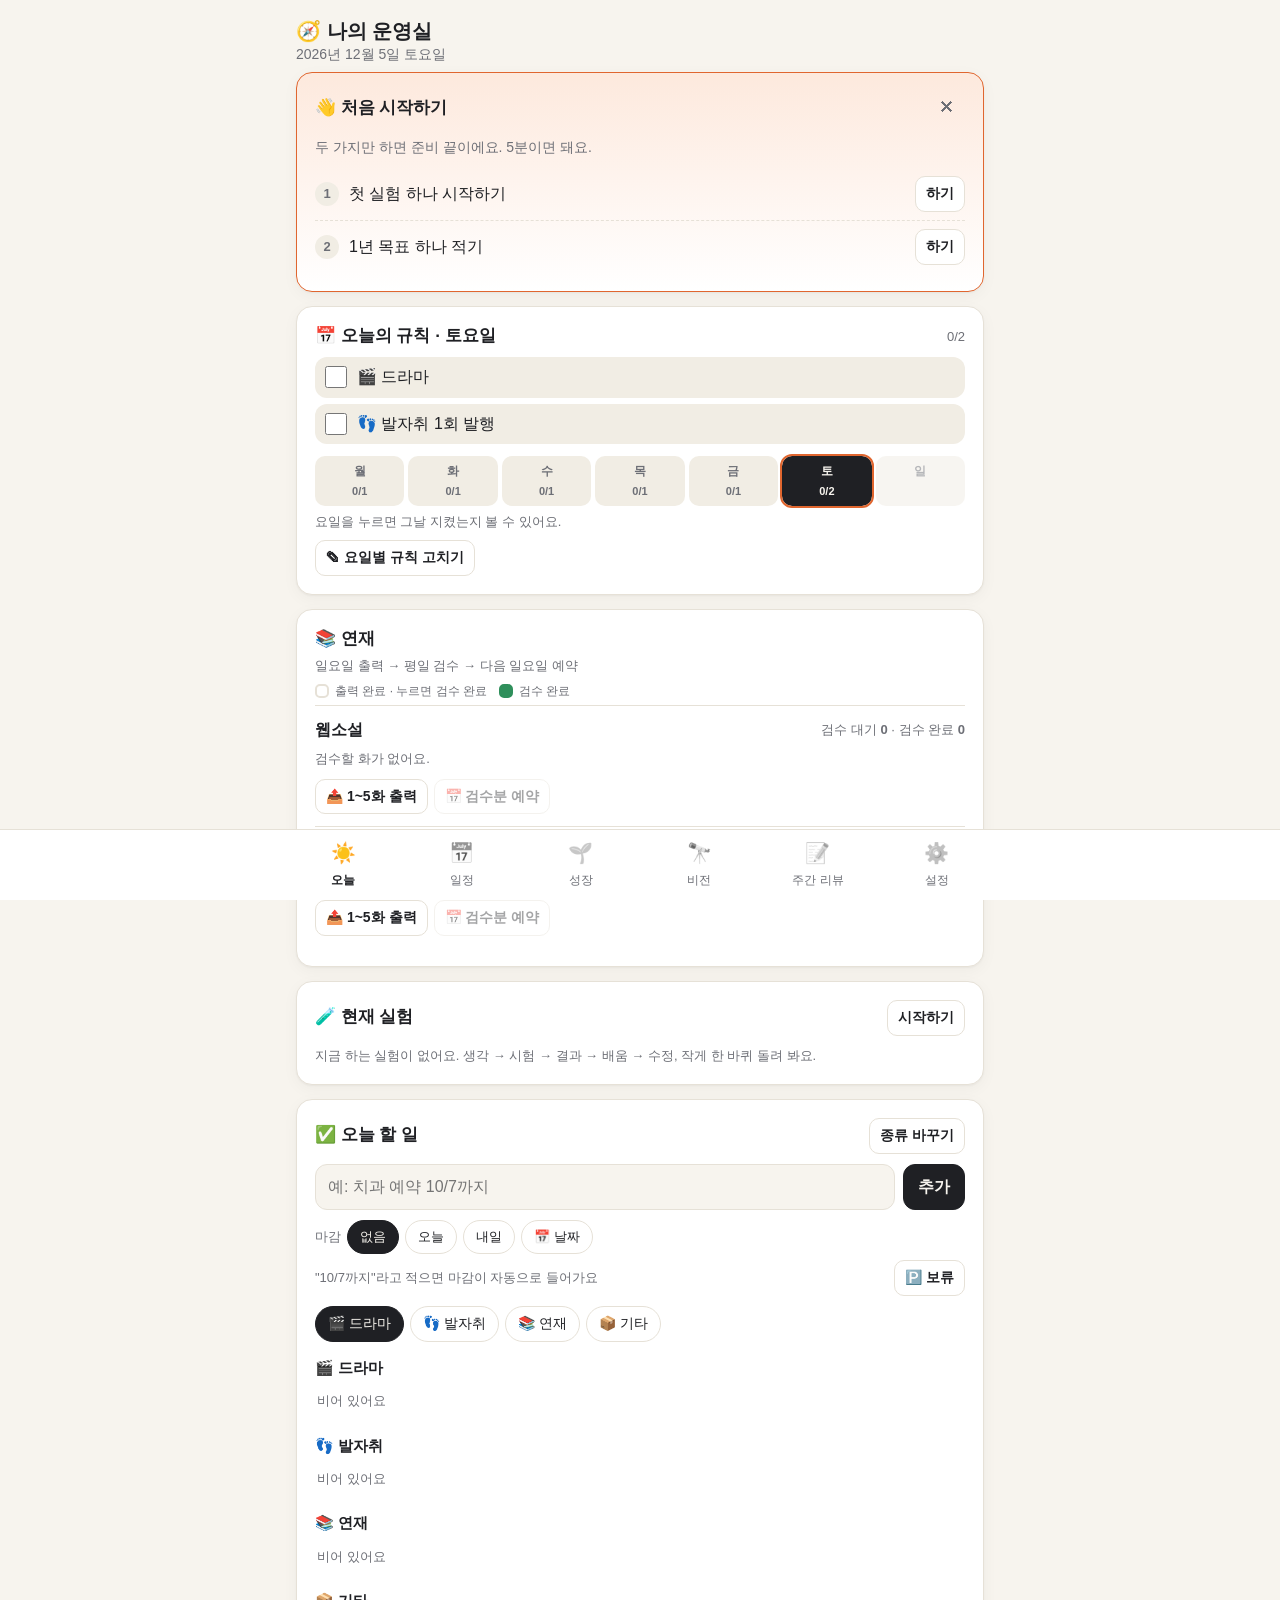
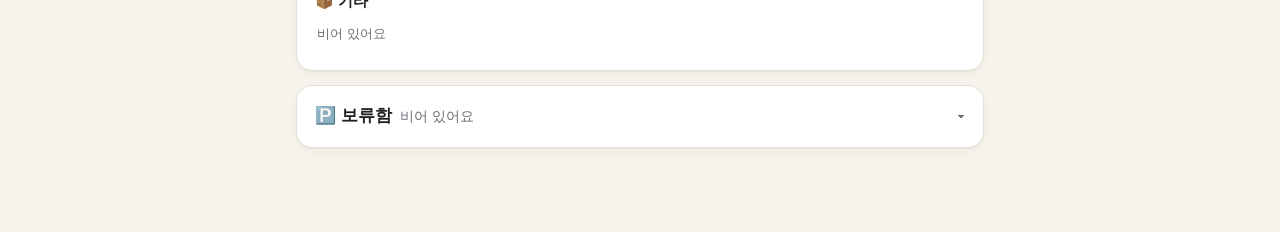
<file: index.html>
<!doctype html>
<html lang="ko">
<head>
  <meta charset="utf-8">
  <meta name="viewport" content="width=device-width, initial-scale=1, maximum-scale=1, user-scalable=no, viewport-fit=cover">
  <title>나의 운영실</title>
  <meta name="description" content="요일별 규칙, 연재 관리, 성장 실험 루프, 10·5·3·1년 비전과 주간 리뷰를 한 곳에서.">
  <meta name="theme-color" content="#f7f4ee" media="(prefers-color-scheme: light)">
  <meta name="theme-color" content="#16171a" media="(prefers-color-scheme: dark)">
  <link rel="manifest" href="manifest.json">
  <link rel="icon" type="image/png" sizes="32x32" href="icons/favicon-32.png">
  <link rel="icon" type="image/png" sizes="192x192" href="icons/icon-192.png">
  <link rel="apple-touch-icon" href="icons/apple-touch-icon.png">
  <meta name="apple-mobile-web-app-capable" content="yes">
  <meta name="mobile-web-app-capable" content="yes">
  <meta name="apple-mobile-web-app-title" content="나의 운영실">
  <link rel="stylesheet" href="style.css?v=2026.11.01.9">
</head>
<body>
  <header class="top">
    <div class="wrap top-inner">
      <div>
        <h1>🧭 나의 운영실</h1>
        <p id="today-label" class="muted"></p>
      </div>
    </div>
  </header>

  <main id="app" class="wrap" aria-live="polite"></main>

  <nav class="tabs" aria-label="메뉴">
    <div class="wrap tabs-inner">
      <button data-tab="today"><span>☀️</span>오늘</button>
      <button data-tab="cal"><span>📅</span>일정</button>
      <button data-tab="grow"><span>🌱</span>성장</button>
      <button data-tab="vision"><span>🔭</span>비전</button>
      <button data-tab="review"><span>📝</span>주간 리뷰</button>
      <button data-tab="settings"><span>⚙️</span>설정</button>
    </div>
  </nav>

  <dialog id="dlg"></dialog>
  <div id="toast" role="status"></div>

  <script src="app.js?v=2026.11.01.9"></script>
</body>
</html>
</file>
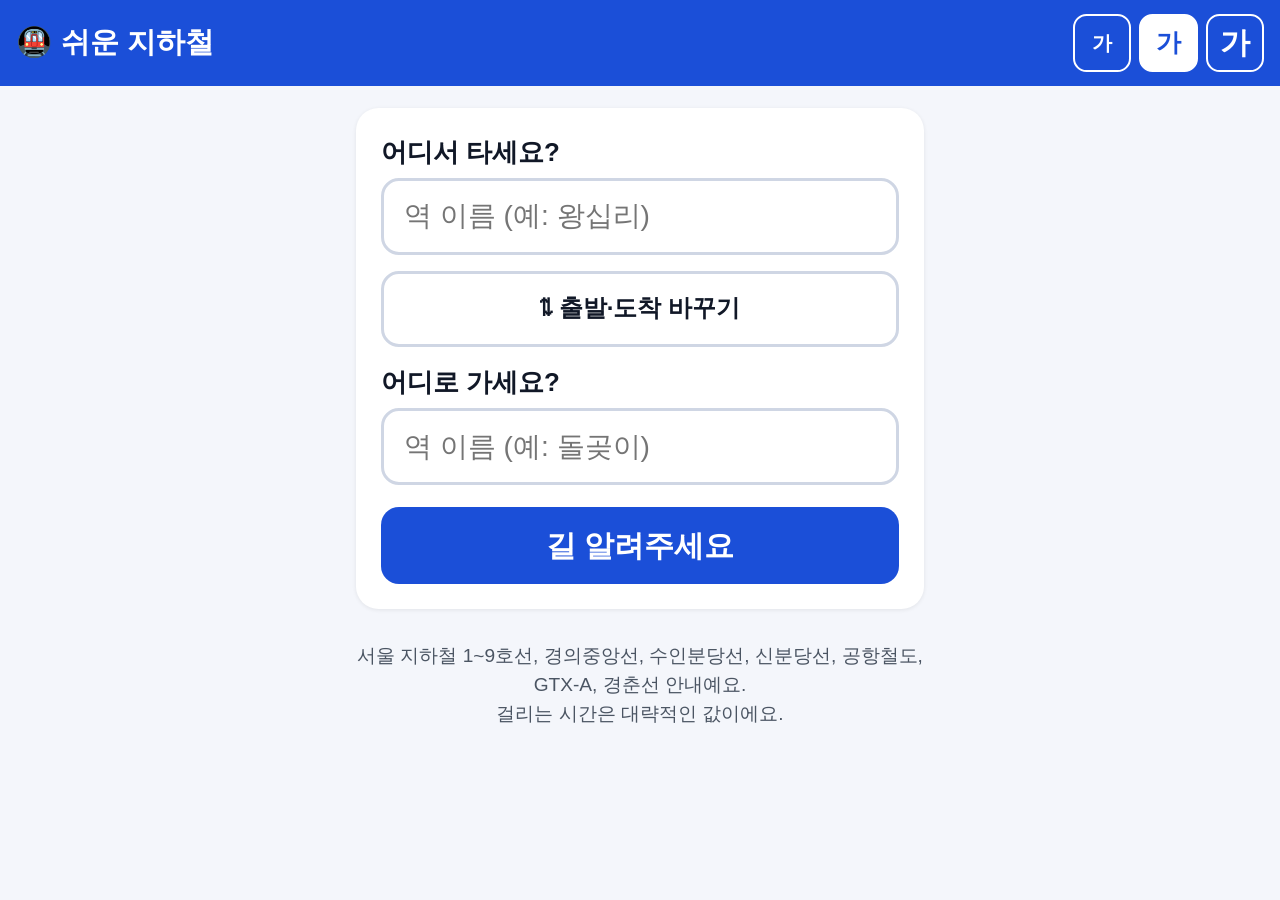
<file: subway/index.html>
<!doctype html>
<html lang="ko">
<head>
  <meta charset="utf-8">
  <meta name="viewport" content="width=device-width, initial-scale=1">
  <meta name="theme-color" content="#1b4fd8">
  <title>쉬운 지하철</title>
  <meta name="description" content="지하철 길 안내: 어느 호선, 어느 방향, 어디서 갈아타는지 알려드려요.">
  <link rel="manifest" href="manifest.json">
  <link rel="icon" type="image/png" href="icons/icon-192.png">
  <link rel="apple-touch-icon" href="icons/apple-touch-icon.png">
  <meta name="apple-mobile-web-app-capable" content="yes">
  <meta name="mobile-web-app-capable" content="yes">
  <meta name="apple-mobile-web-app-title" content="쉬운 지하철">
  <meta name="apple-mobile-web-app-status-bar-style" content="default">
  <link rel="stylesheet" href="style.css">
</head>
<body>
  <header class="top">
    <h1>🚇 쉬운 지하철</h1>
    <div class="size" role="group" aria-label="글자 크기">
      <button type="button" data-scale="1" aria-label="보통 글자">가</button>
      <button type="button" data-scale="1.25" class="m" aria-label="큰 글자">가</button>
      <button type="button" data-scale="1.5" class="l" aria-label="아주 큰 글자">가</button>
    </div>
  </header>

  <noscript><p style="padding:1rem;font-size:1.2rem">이 앱은 자바스크립트가 켜져 있어야 써요. 브라우저 설정을 확인해 주세요.</p></noscript>

  <main>
    <section id="finder" class="card">
      <div class="field">
        <label for="from">어디서 타세요?</label>
        <input id="from" type="text" autocomplete="off" autocapitalize="off" spellcheck="false" placeholder="역 이름 (예: 왕십리)" enterkeyhint="next">
        <ul id="from-list" class="suggest" hidden></ul>
      </div>

      <button id="swap" type="button" class="ghost">⇅ 출발·도착 바꾸기</button>

      <div class="field">
        <label for="to">어디로 가세요?</label>
        <input id="to" type="text" autocomplete="off" autocapitalize="off" spellcheck="false" placeholder="역 이름 (예: 돌곶이)" enterkeyhint="go">
        <ul id="to-list" class="suggest" hidden></ul>
      </div>

      <p id="msg" class="msg" role="alert" hidden></p>
      <button id="go" type="button" class="primary">길 알려주세요</button>

      <div id="recent" hidden>
        <h2>최근에 찾은 길</h2>
        <div id="recent-list"></div>
      </div>
    </section>

    <section id="result" hidden aria-live="polite"></section>
  <section id="install" class="card install" hidden>
    <h2>📱 폰 화면에 바로가기 만들기</h2>
    <button id="install-btn" type="button" class="primary">홈 화면에 추가</button>
    <p id="install-tip" hidden>아래 가운데 <b>공유 버튼(⬆︎)</b>을 누르고 <b>“홈 화면에 추가”</b>를 눌러 주세요.</p>
  </section>
  </main>

  <footer>
    서울 지하철 1~9호선, 경의중앙선, 수인분당선, 신분당선, 공항철도, GTX-A, 경춘선 안내예요.<br>
    걸리는 시간은 대략적인 값이에요.
  </footer>

  <script src="data.js"></script>
  <script src="router.js"></script>
  <script src="app.js"></script>
</body>
</html>
</file>
<file: style.css>
:root {
  --bg: #f7f4ee;
  --card: #ffffff;
  --ink: #1f2024;
  --muted: #6d6f76;
  --line: #e6e1d7;
  --soft: #f1ede4;
  --accent: #e0662f;      /* 생계 / 불 */
  --accent-soft: #fde9dd;
  --good: #2f8f5b;
  --good-soft: #dff2e6;
  --blue: #3563c9;
  --blue-soft: #e3eafb;
  --gold: #b7891c;
  --gold-soft: #f7edd2;
  --due: #d33a52;         /* 오늘까지 해야 할 일 */
  --due-soft: #fde4e8;
  --radius: 16px;
  --chart-a: #e0662f;   /* 그래프: 체감 오름 (색약 검사 통과 조합) */
  --chart-b: #3563c9;   /* 그래프: 1년 진행률 */
  --shadow: 0 1px 2px rgba(0,0,0,.04), 0 4px 16px rgba(0,0,0,.04);
  color-scheme: light;
}
@media (prefers-color-scheme: dark) {
  :root {
    --bg: #16171a;
    --card: #202226;
    --ink: #eceae6;
    --muted: #9a9ca3;
    --line: #33353b;
    --soft: #2a2c31;
    --accent: #f08352;
    --accent-soft: #3d2a20;
    --good: #5cc28a;
    --good-soft: #1f3528;
    --blue: #7e9ff0;
    --blue-soft: #232c42;
    --gold: #e0b852;
    --gold-soft: #3a3220;
    --due: #ff7088;
    --due-soft: #3f2028;
    --shadow: none;
    --chart-a: #e0662f;
    --chart-b: #5b82e0;
    color-scheme: dark;
  }
}

* { box-sizing: border-box; }
html { -webkit-text-size-adjust: 100%; touch-action: pan-x pan-y; } /* 두 번 톡·두 손가락으로 확대 안 되게 */
body {
  margin: 0;
  background: var(--bg);
  color: var(--ink);
  font-family: -apple-system, BlinkMacSystemFont, "Apple SD Gothic Neo", "Pretendard", "Noto Sans KR", "Malgun Gothic", sans-serif;
  font-size: 16px;
  line-height: 1.55;
  padding-bottom: calc(84px + env(safe-area-inset-bottom));
}
.wrap { max-width: 720px; margin: 0 auto; padding: 0 16px; }
h1, h2, h3 { margin: 0; line-height: 1.3; }
h1 { font-size: 20px; }
h2 { font-size: 17px; }
h3 { font-size: 15px; }
p { margin: 0; }
.muted { color: var(--muted); font-size: 14px; }
.small { font-size: 13px; }
button, input, textarea, select { font: inherit; color: inherit; }

/* header */
.top { padding: 18px 0 6px; }
.top-inner { display: flex; justify-content: space-between; align-items: center; }

/* bottom tabs */
.tabs {
  position: fixed; left: 0; right: 0; bottom: 0; z-index: 10;
  background: var(--card);
  border-top: 1px solid var(--line);
  padding-bottom: env(safe-area-inset-bottom);
}
.tabs-inner { display: grid; grid-template-columns: repeat(6, 1fr); padding: 0 4px; }
.tabs button {
  border: 0; background: none; cursor: pointer;
  padding: 8px 2px 10px; font-size: 12px; color: var(--muted);
  display: flex; flex-direction: column; align-items: center; gap: 2px;
}
.tabs button span { font-size: 20px; filter: grayscale(1); opacity: .7; }
.tabs button.on { color: var(--ink); font-weight: 700; }
.tabs button.on span { filter: none; opacity: 1; }

/* cards */
.stack > * + * { margin-top: 14px; }
.card {
  background: var(--card);
  border: 1px solid var(--line);
  border-radius: var(--radius);
  padding: 18px;
  box-shadow: var(--shadow);
}
.card-head { display: flex; justify-content: space-between; align-items: baseline; gap: 8px; margin-bottom: 10px; }
.card-head .muted { font-size: 13px; }
.card.accent { border-color: var(--accent); background: linear-gradient(0deg, var(--card), var(--accent-soft)); }
.hint { font-size: 13px; color: var(--muted); margin-top: 4px; }

.row { display: flex; gap: 8px; align-items: center; flex-wrap: wrap; }
.row.end { justify-content: flex-end; }
.row.between { justify-content: space-between; }
.grow { flex: 1; min-width: 0; }
.grid2 { display: grid; grid-template-columns: 1fr 1fr; gap: 10px; }
.stat { background: var(--soft); border-radius: 12px; padding: 10px 12px; }
.stat b { display: block; font-size: 18px; }
.stat span { font-size: 12px; color: var(--muted); }

/* buttons */
.btn {
  border: 1px solid var(--line); background: var(--card);
  border-radius: 12px; padding: 10px 14px; cursor: pointer; font-weight: 600;
  min-height: 44px;
}
.btn.primary { background: var(--ink); color: var(--bg); border-color: var(--ink); }
.btn.ghost { background: transparent; }
.btn.block { width: 100%; }
.btn.danger { color: #c0392b; }
.btn.sm { min-height: 34px; padding: 6px 10px; font-size: 14px; border-radius: 10px; }
.icon-btn {
  border: 0; background: none; cursor: pointer; color: var(--muted);
  width: 36px; height: 36px; border-radius: 10px; font-size: 16px; flex: none;
}
.icon-btn:hover { background: var(--soft); }

/* inputs */
input[type=text], input:not([type]), input[type=date], input[type=time], input[type=number], textarea, select {
  width: 100%; border: 1px solid var(--line); background: var(--bg);
  border-radius: 12px; padding: 10px 12px; min-height: 44px; outline: none;
}
input:focus, textarea:focus, select:focus { border-color: var(--ink); }
textarea { resize: vertical; min-height: 84px; line-height: 1.6; }
.field { display: block; margin-top: 12px; }
.field > span { display: block; font-size: 13px; font-weight: 600; margin-bottom: 6px; color: var(--muted); }

/* chips */
.chips { display: flex; flex-wrap: wrap; gap: 6px; }
.chip, .chip-radio span {
  display: inline-block; border: 1px solid var(--line); background: var(--card);
  border-radius: 999px; padding: 6px 12px; font-size: 14px; cursor: pointer;
}
.chip-radio input { position: absolute; opacity: 0; pointer-events: none; }
.chip-radio input:checked + span { background: var(--ink); color: var(--bg); border-color: var(--ink); }
.chip-radio input:focus-visible + span { outline: 2px solid var(--blue); }

/* progress */
.bar { height: 12px; background: var(--soft); border-radius: 999px; overflow: hidden; }
.bar > i { display: block; height: 100%; background: var(--good); border-radius: 999px; transition: width .4s; }
.bar.fire > i { background: var(--accent); }
.bar.thin { height: 8px; }

/* tasks */
.add-task { display: flex; gap: 8px; }
.add-task input { flex: 1; }
.lane { margin-top: 16px; transition: opacity .2s; }
.lane.dim { opacity: .45; }
.lane-head { display: flex; align-items: baseline; gap: 6px; margin-bottom: 6px; }
.lane-head h3 { font-size: 15px; }
.lane-head .muted { font-size: 12px; }
.lane-empty { font-size: 13px; color: var(--muted); padding: 8px 2px; }
.task {
  display: flex; align-items: center; gap: 10px;
  padding: 8px 4px 8px 10px; border-radius: 12px; background: var(--soft);
  margin-top: 6px;
}
.task input[type=checkbox] { width: 22px; height: 22px; accent-color: var(--good); flex: none; margin: 0; cursor: pointer; }
.task .t { flex: 1; min-width: 0; word-break: break-word; }
.task.done .t { text-decoration: line-through; color: var(--muted); }
.tag {
  display: inline-block; font-size: 11px; padding: 1px 7px; border-radius: 999px;
  background: var(--blue-soft); color: var(--blue); margin-left: 4px; vertical-align: 2px; white-space: nowrap;
}

/* onboarding */
.steps { list-style: none; padding: 0; margin: 10px 0 0; }
.steps li { display: flex; gap: 10px; align-items: center; padding: 8px 0; border-top: 1px dashed var(--line); }
.steps li:first-child { border-top: 0; }
.steps .dot {
  width: 24px; height: 24px; border-radius: 50%; flex: none;
  display: grid; place-items: center; font-size: 13px; font-weight: 700;
  background: var(--soft); color: var(--muted);
}
.steps li.ok .dot { background: var(--good); color: #fff; }
.steps li.ok .grow { color: var(--muted); text-decoration: line-through; }

/* compass */
.compass-goal { font-weight: 700; }
.compass ul { margin: 6px 0 0; padding-left: 18px; }

/* vision */
.horizon { position: relative; }
.horizon .label {
  display: inline-block; font-size: 12px; font-weight: 700; padding: 2px 10px; border-radius: 999px;
  margin-bottom: 8px;
}
.h10 .label { background: var(--blue-soft); color: var(--blue); }
.h5 .label { background: var(--gold-soft); color: var(--gold); }
.h3 .label { background: var(--good-soft); color: var(--good); }
.h1 .label { background: var(--accent-soft); color: var(--accent); }
.down { text-align: center; color: var(--muted); font-size: 13px; margin: 6px 0; }
.goal { display: flex; align-items: center; gap: 10px; padding: 8px 4px 8px 10px; background: var(--soft); border-radius: 12px; margin-top: 6px; }
.goal input[type=checkbox] { width: 22px; height: 22px; accent-color: var(--good); flex: none; margin: 0; }
.goal.done .t { text-decoration: line-through; color: var(--muted); }
.goal .t { flex: 1; min-width: 0; }
.goal .meta { font-size: 12px; color: var(--muted); white-space: nowrap; }
.prev { font-size: 12px; color: var(--muted); margin-top: 6px; white-space: pre-wrap; }
.week3 input + input { margin-top: 6px; }

/* lists */
.list { list-style: none; padding: 0; margin: 8px 0 0; }
.list li { display: flex; align-items: center; gap: 8px; padding: 8px 0; border-top: 1px solid var(--line); font-size: 14px; }
.list li:first-child { border-top: 0; }
.list .amt { font-weight: 700; white-space: nowrap; }
.list .when { color: var(--muted); font-size: 12px; white-space: nowrap; }

details.review { border-top: 1px solid var(--line); padding: 10px 0; }
details.review summary { cursor: pointer; font-weight: 600; }
details.review .body { font-size: 14px; white-space: pre-wrap; margin-top: 8px; color: var(--muted); }

.empty { text-align: center; color: var(--muted); font-size: 14px; padding: 14px 0; }

/* dialog */
dialog {
  border: 0; border-radius: 20px; padding: 0; width: min(440px, calc(100% - 32px));
  background: var(--card); color: var(--ink);
  box-shadow: 0 20px 60px rgba(0,0,0,.25);
}
dialog::backdrop { background: rgba(0,0,0,.4); }
/* <dialog>를 모르는 옛 브라우저: 아래 메뉴 위에 떠 있게 */
dialog.fallback { position: fixed; inset: 16px 0 auto; margin: 0 auto; max-height: calc(100% - 32px); overflow: auto; z-index: 30; }
.dlg { padding: 20px; }
.dlg h2 { margin-bottom: 4px; }
.dlg .row.end { margin-top: 18px; }

/* toast */
#toast {
  position: fixed; left: 50%; bottom: calc(92px + env(safe-area-inset-bottom));
  transform: translate(-50%, 20px); opacity: 0; pointer-events: none;
  background: var(--ink); color: var(--bg); padding: 10px 16px; border-radius: 999px;
  font-size: 14px; font-weight: 600; transition: all .25s; z-index: 30; max-width: calc(100% - 32px); text-align: center;
}
#toast.show { opacity: 1; transform: translate(-50%, 0); }

.guide ol { padding-left: 20px; margin: 8px 0 0; }
.guide li { margin-top: 6px; font-size: 14px; }

@media (max-width: 420px) {
  .card { padding: 16px; }
}

/* 키보드가 떠 있는 동안에는 아래 메뉴 숨김 (입력칸을 가리지 않게) */
body.typing .tabs { display: none; }

/* 목적 · 작은 산 */
.why { display: block; margin-top: 8px; }
.why > span { display: block; font-size: 12px; font-weight: 700; color: var(--muted); margin-bottom: 4px; }
.peaks { margin-top: 14px; padding-top: 12px; border-top: 1px dashed var(--line); }
.peaks h3 { font-size: 14px; }
.trail { display: flex; align-items: center; margin: 12px 0 4px; }
.tr-end { font-size: 18px; flex: none; }
.tr-seg { flex: 1; height: 3px; background: var(--line); min-width: 6px; }
.tr-dot {
  width: 22px; height: 22px; border-radius: 50%; flex: none; display: grid; place-items: center;
  border: 2px solid var(--line); background: var(--card); font-size: 11px; font-weight: 800;
}
.tr-dot.done { background: var(--good); border-color: var(--good); color: #fff; }
.tr-dot.here { border-color: var(--accent); background: var(--accent-soft); font-size: 13px; width: 28px; height: 28px; }
.peak { background: var(--soft); border-radius: 12px; padding: 8px 8px 10px; margin-top: 8px; border: 2px solid transparent; }
.peak.here { border-color: var(--accent); background: var(--accent-soft); }
.peak.done { opacity: .75; }
.peak-top { display: flex; align-items: center; gap: 8px; }
.peak-top input[type=checkbox] { width: 22px; height: 22px; accent-color: var(--good); flex: none; margin: 0; }
.peak .peak-text { flex: 1; min-width: 0; min-height: 36px; padding: 6px 8px; border: 0; background: transparent; font-weight: 700; }
.peak .peak-text:focus { background: var(--card); }
.peak.done .peak-text { text-decoration: line-through; }
.peak-meta { display: flex; flex-wrap: wrap; gap: 6px; align-items: center; margin: 4px 0 0 30px; }
.peak-meta .tag { margin-left: 0; }
.here-tag { background: var(--accent); color: #fff; }
.done-tag { background: var(--good-soft); color: var(--good); }
.due { font-size: 12px; color: var(--muted); display: inline-flex; align-items: center; gap: 4px; }
.due input { width: auto; min-height: 30px; padding: 2px 6px; font-size: 12px; border-radius: 8px; }
.due.late { color: var(--accent); font-weight: 700; }
.due.late::after { content: "늦어졌어요"; }
.peak-next { display: flex; gap: 6px; margin: 6px 0 0 30px; }
.peak-next input { flex: 1; min-width: 0; min-height: 38px; font-size: 14px; padding: 6px 10px; }
.peak-next .btn.sm { white-space: nowrap; }
.summit .climb { margin: 6px 0 0; padding-left: 0; list-style: none; }
.summit .climb li { margin-top: 4px; font-weight: 700; }
.summit .climb .tag { margin: 0 6px 0 0; }
.peak-link { font-size: 13px; background: var(--accent-soft); border-radius: 10px; padding: 8px 10px; margin-bottom: 8px; }

/* 늦어진 산 */
.late-card { border-color: var(--accent); }
.late-item { padding: 10px 0; border-top: 1px solid var(--line); }
.late-item:first-of-type { border-top: 0; }

/* 한 달 점검 */
.ck-scores { display: grid; grid-template-columns: repeat(5, 1fr); gap: 6px; margin-top: 8px; }
.ck-scores .chip { display: flex; flex-direction: column; align-items: center; padding: 8px 2px; border-radius: 12px; font-size: 13px; }
.ck-scores .chip small { font-size: 11px; opacity: .7; }
.ck-scores .chip.on { background: var(--ink); color: var(--bg); border-color: var(--ink); }
.ck-legend { display: flex; flex-wrap: wrap; gap: 12px; margin-top: 12px; font-size: 12px; color: var(--muted); }
.ck-legend span { display: inline-flex; align-items: center; gap: 6px; }
.sw-bar { width: 10px; height: 12px; border-radius: 3px 3px 0 0; background: var(--chart-a); display: inline-block; }
.sw-dot { width: 10px; height: 10px; border-radius: 50%; background: var(--chart-b); display: inline-block; }
.ck-chart { width: 100%; height: auto; display: block; margin-top: 6px; }
.ck-grid { stroke: var(--line); stroke-width: 1; }
.ck-axis { fill: var(--muted); font-size: 10px; }
.ck-label { fill: var(--ink); font-size: 11px; font-weight: 700; }
.ck-bar { fill: var(--chart-a); }
.ck-line { fill: none; stroke: var(--chart-b); stroke-width: 2; stroke-linejoin: round; }
.ck-dot { fill: var(--chart-b); stroke: var(--card); stroke-width: 2; }
.ck-hit { fill: transparent; cursor: pointer; }
.ck-hit.on, .ck-hit:hover { fill: var(--ink); fill-opacity: .06; }
.ck-detail { font-size: 13px; margin-top: 4px; min-height: 20px; }
.ck-table { width: 100%; border-collapse: collapse; font-size: 12px; margin-top: 6px; }
.ck-table th, .ck-table td { text-align: left; padding: 6px 4px; border-bottom: 1px solid var(--line); }

/* 기록 옮기기 안내 */
.guide-steps { margin: 8px 0 0; padding-left: 20px; font-size: 13px; }
.guide-steps li { margin-top: 4px; }

/* 작은 목표가 많아도 산길이 화면 밖으로 넘치지 않게 */
.trail { overflow: hidden; }
.tr-dot { flex-shrink: 1; min-width: 12px; }
.tr-seg.done { background: var(--good); }
.summit-end.reached { font-size: 20px; }

/* 산마다 작은 목표 */
.steps-box { margin: 8px 0 0 30px; padding: 8px 10px; background: var(--card); border-radius: 10px; }
.steps-box .trail { margin: 8px 0 6px; }
.step { display: flex; align-items: center; gap: 4px; margin-top: 4px; border-radius: 8px; }
.step.here { background: var(--accent-soft); }
.step input[type=checkbox] { width: 20px; height: 20px; accent-color: var(--good); flex: none; margin: 0 4px; }
.step .step-text { flex: 1; min-width: 0; min-height: 36px; padding: 4px 6px; border: 0; background: transparent; font-size: 14px; }
.step .step-text:focus { background: var(--soft); }
.step.done .step-text { text-decoration: line-through; color: var(--muted); }
.add-step { display: flex; gap: 6px; margin-top: 6px; }
.add-step input { flex: 1; min-width: 0; min-height: 38px; font-size: 14px; padding: 6px 10px; }
.icon-btn:disabled { opacity: .25; cursor: default; }
.step .icon-btn { width: 30px; height: 32px; }

/* 위·아래 순서 버튼 (세로로 겹쳐 좁게) */
.mv-pair { display: inline-flex; flex-direction: column; flex: none; gap: 2px; }
.mv-pair .mv { width: 32px; height: 20px; padding: 0; border: 1px solid var(--line); background: var(--card); border-radius: 6px; font-size: 9px; line-height: 1; color: var(--muted); cursor: pointer; }
.mv-pair .mv:disabled { opacity: .3; cursor: default; }
@media (max-width: 400px) {
  .steps-box { margin-left: 0; }
  .peak-meta { margin-left: 4px; }
}

/* 여러 줄로 늘어나는 제목 칸 */
.grow-text { word-break: keep-all; overflow-wrap: anywhere; resize: none; overflow: hidden; line-height: 1.35; font-family: inherit; display: block; }
.peak .peak-text.grow-text, .step .step-text.grow-text { min-height: 36px; padding: 7px 6px; }
@media (max-width: 400px) { .peak-top { gap: 6px; } }

/* 📅 오늘의 규칙 */
.rule-base { font-size: 13px; color: var(--muted); background: var(--soft); border-radius: 10px; padding: 8px 10px; margin-bottom: 4px; }
.rule-week { display: grid; grid-template-columns: repeat(7, minmax(0, 1fr)); gap: 4px; margin-top: 12px; }
.rule-week span { display: flex; flex-direction: column; align-items: center; gap: 2px; padding: 6px 0; border-radius: 10px; background: var(--soft); font-size: 11px; color: var(--muted); }
.rule-week b { font-size: 12px; }
.rule-week i { font-style: normal; font-weight: 800; min-height: 14px; }
.rule-week .today { outline: 2px solid var(--accent); }
.rule-week .full { background: var(--good-soft); color: var(--good); }
.rule-week .part i { color: var(--ink); }
.rule-week .future { opacity: .5; }

/* 📚 연재 보드 */
.sr-legend { display: flex; flex-wrap: wrap; gap: 12px; font-size: 12px; color: var(--muted); margin-bottom: 4px; }
.sr-legend span { display: inline-flex; align-items: center; gap: 6px; }
.ep-sw { width: 14px; height: 14px; border-radius: 5px; display: inline-block; border: 2px solid var(--line); background: var(--card); }
.ep-sw.checked { background: var(--good); border-color: var(--good); }
.sr-work { padding: 12px 0; border-top: 1px solid var(--line); }
.sr-work:first-of-type { border-top: 0; }
.sr-eps { display: flex; flex-wrap: wrap; gap: 6px; margin-top: 8px; }
.ep { min-width: 58px; min-height: 40px; padding: 4px 10px; border-radius: 10px; border: 2px solid var(--line); background: var(--card); font-weight: 700; font-size: 14px; cursor: pointer; }
.ep.checked { background: var(--good); border-color: var(--good); color: #fff; }
.sr-actions { display: flex; flex-wrap: wrap; gap: 6px; margin-top: 10px; }
.sr-actions .btn:disabled { opacity: .4; }

/* 설정: 규칙 · 종류 · 작품 */
.set-day { display: grid; grid-template-columns: 28px minmax(0, 1fr); gap: 8px; padding: 10px 0; border-top: 1px solid var(--line); }
.set-day:first-of-type { border-top: 0; }
.set-day-name { font-size: 15px; padding-top: 8px; text-align: center; }
.set-day-name.we { color: var(--accent); }
.set-row { display: flex; align-items: center; gap: 6px; margin-top: 6px; }
.set-row input { flex: 1; min-width: 0; min-height: 40px; padding: 6px 10px; font-size: 14px; }
.set-row .set-icon, .set-add .set-icon { flex: none; width: 52px; text-align: center; padding: 6px 4px; }
.set-add { display: flex; gap: 6px; margin-top: 6px; }
.set-add input { flex: 1; min-width: 0; min-height: 40px; padding: 6px 10px; font-size: 14px; }
.set-work { padding: 10px 0; border-top: 1px solid var(--line); }
.set-work:first-of-type { border-top: 0; }
.set-work label { display: inline-flex; align-items: center; gap: 6px; }
.link-ic { flex: none; font-size: 13px; width: 18px; text-align: center; }

/* 🗺️ 올해의 큰 구조 */
.st-title { font-weight: 700; margin-bottom: 8px; }
.st-areas { display: grid; gap: 6px; }
.st-area { background: var(--soft); border-radius: 10px; padding: 8px 10px; display: flex; flex-direction: column; gap: 2px; }
.st-cad { font-size: 13px; font-weight: 700; color: var(--accent); white-space: nowrap; margin-left: 8px; }
.st-drop { margin-top: 10px; }
.st-drop summary { cursor: pointer; }
.st-drop ul { margin: 6px 0 0; padding-left: 18px; font-size: 14px; }
.st-drop li { margin-top: 4px; }
.st-principle { margin-top: 12px; padding: 10px 12px; border-radius: 10px; background: var(--accent-soft); font-weight: 700; font-size: 14px; }
.st-edit-row { display: flex; align-items: center; gap: 6px; padding: 8px 0; border-top: 1px solid var(--line); }
.st-edit-fields { flex: 1; min-width: 0; }
.st-edit-fields input { min-height: 38px; padding: 6px 8px; font-size: 14px; }
.structure.editing .why input { min-height: 40px; }

/* 🅿️ 보류함 */
.parked summary { cursor: pointer; list-style: none; display: flex; align-items: baseline; gap: 8px; }
.parked summary::-webkit-details-marker { display: none; }
.parked summary::after { content: '▾'; margin-left: auto; color: var(--muted); }
.parked details[open] summary::after { content: '▴'; }
.pk-item { display: flex; flex-wrap: wrap; align-items: center; gap: 6px; padding: 8px 0; border-top: 1px solid var(--line); }
.pk-item:first-of-type { border-top: 0; }
.pk-text { flex: 1; min-width: 0; display: flex; flex-direction: column; gap: 2px; }
.pk-item > input { flex: 1 1 100%; min-height: 38px; padding: 6px 8px; font-size: 14px; }
.pk-acts { display: flex; align-items: center; gap: 4px; margin-left: auto; }
.structure .st-long { min-height: 44px; padding: 10px 12px; font-size: 15px; }

/* 📅 할 일 마감 */
.due-chips { display: flex; flex-wrap: wrap; align-items: center; gap: 6px; margin-top: 10px; }
.due-chips .chip { padding: 6px 12px; font-size: 13px; }
.due-chips .chip.on { background: var(--ink); color: var(--bg); border-color: var(--ink); }
.due-pick { flex: none; display: inline-flex; align-items: center; }
.due-add { font-size: 15px; opacity: .45; padding: 4px 6px; }
.due-tag { font-size: 12px; font-weight: 700; white-space: nowrap; padding: 3px 8px; border-radius: 999px; background: var(--soft); color: var(--muted); }
.due-tag.soon { background: var(--accent-soft); color: var(--accent); }
.due-tag.today, .due-tag.over { background: var(--due); color: #fff; }
/* 오늘까지 · 지난 일은 줄 전체를 빨간 톤으로 */
.task.due-today, .task.due-over { background: var(--due-soft); box-shadow: inset 4px 0 0 var(--due); }
.task.due-today .t, .task.due-over .t { font-weight: 700; }
.due-count { color: var(--due); font-weight: 800; font-size: 14px; margin: -2px 0 10px; }
@media (prefers-color-scheme: dark) { .due-tag.today, .due-tag.over { color: #1a0d10; } }
.due-line { display: block; margin-top: 4px; }
.due-line .due-pick { display: inline-flex; }

/* 📅 앱 안 달력 */
.due-pick { border: 0; background: none; padding: 0; font: inherit; color: inherit; cursor: pointer; }
.cal-quick { display: flex; flex-wrap: wrap; gap: 6px; margin: 10px 0 6px; }
.cal-quick .chip.on { background: var(--ink); color: var(--bg); border-color: var(--ink); }
.cal-head { display: flex; align-items: center; justify-content: space-between; margin-top: 8px; }
.cal-head b { font-size: 16px; }
.cal-grid { display: grid; grid-template-columns: repeat(7, minmax(0, 1fr)); gap: 4px; margin-top: 6px; }
.cal-dow { text-align: center; font-size: 12px; color: var(--muted); padding: 4px 0; }
.cal-day { width: 100%; height: 40px; border: 0; border-radius: 10px; background: var(--soft); font-weight: 700; font-size: 15px; cursor: pointer; padding: 0; }
.cal-day.past { opacity: .4; }
.cal-day.today { outline: 2px solid var(--accent); }
.cal-day.sel { background: var(--ink); color: var(--bg); }
.sun { color: var(--accent); }
.sat { color: var(--blue); }
.cal-day.sel.sun, .cal-day.sel.sat { color: var(--bg); }

/* 🚶 지금 오르는 산 켜고 끄기 */
.climb-btn { border: 1.5px dashed var(--line); background: var(--card); color: var(--muted); border-radius: 999px; padding: 4px 10px; font-size: 12px; font-weight: 700; cursor: pointer; min-height: 30px; }
.climb-btn.on { border: 1.5px solid var(--accent); background: var(--accent); color: #fff; }

/* 규칙: 지난 요일 보기 */
.rule-week button { display: flex; flex-direction: column; align-items: center; gap: 2px; padding: 6px 0; border-radius: 10px; background: var(--soft); font-size: 11px; color: var(--muted); border: 0; cursor: pointer; font-family: inherit; }
.rule-week button b { font-size: 12px; }
.rule-week button i { font-style: normal; font-weight: 800; min-height: 14px; }
.rule-week button.today { outline: 2px solid var(--accent); }
.rule-week button.sel { background: var(--ink); color: var(--bg); }
.rule-week button.full:not(.sel) { background: var(--good-soft); color: var(--good); }
.rule-week button.part:not(.sel) i { color: var(--ink); }
.rule-week button.future { opacity: .5; cursor: default; }
.past-note { font-size: 13px; background: var(--blue-soft); color: var(--blue); border-radius: 10px; padding: 8px 10px; margin-bottom: 6px; display: flex; flex-wrap: wrap; align-items: center; gap: 8px; justify-content: space-between; }
.rules.past-day { box-shadow: inset 0 0 0 2px var(--blue-soft); }

/* 할 일 내용 고치기 */
.task .task-text { width: 100%; min-height: 28px; border: 0; background: transparent; padding: 2px 4px; margin: -2px -4px; font-size: inherit; font-weight: inherit; color: inherit; border-radius: 6px; }
.task .task-text:focus { background: var(--card); outline: 2px solid var(--line); }

/* 주간 리뷰: 끝낸 일 자세히 */
.stat-btn { text-align: left; border: 0; font-family: inherit; cursor: pointer; }
.stat-btn:disabled { cursor: default; }
.stat-btn { color: inherit; transition: box-shadow .15s; }
.stat-btn:not(:disabled):active { transform: scale(.98); }
.stat-btn.open { box-shadow: inset 0 0 0 2px var(--ink); background: var(--card); }
.detail-title { font-weight: 800; font-size: 14px; padding-top: 10px; }
.done-list { margin-top: 12px; border-top: 1px solid var(--line); }
.done-day { padding: 10px 0 4px; }
.done-day > b { font-size: 13px; color: var(--muted); }
.done-item { display: flex; align-items: center; justify-content: space-between; gap: 8px; padding: 6px 0; border-bottom: 1px dashed var(--line); font-size: 14px; }

/* 앱 안 확인창 */
.dlg.ask { min-width: 260px; }
.ask-msg { font-size: 16px; font-weight: 700; line-height: 1.5; white-space: pre-line; }
.dlg.ask .btn.danger { background: #c0392b; border-color: #c0392b; color: #fff; }

/* 🌱 성장 루프 (생각 → 시험 → 결과 → 배움 → 수정) */
.loop { position: relative; width: 100%; max-width: 320px; aspect-ratio: 1; margin: 0 auto; }
.loop svg { position: absolute; inset: 0; width: 100%; height: 100%; overflow: visible; }
.loop svg path { fill: none; stroke: var(--accent); stroke-width: 1.1; stroke-linecap: round; stroke-linejoin: round; }
.lp-node { position: absolute; transform: translate(-50%, -50%); display: flex; flex-direction: column; align-items: center; width: 72px; text-align: center; line-height: 1.2; }
.lp-ic { position: relative; width: 46px; height: 46px; border-radius: 50%; display: grid; place-items: center; font-size: 22px; background: var(--accent-soft); border: 2px solid transparent; }
.lp-ic i { position: absolute; top: -4px; right: -6px; min-width: 18px; height: 18px; padding: 0 4px; border-radius: 999px; background: var(--accent); color: #fff; font-style: normal; font-size: 11px; font-weight: 800; display: grid; place-items: center; }
.lp-node b { font-size: 14px; margin-top: 3px; }
.lp-node small { font-size: 11px; color: var(--muted); font-style: italic; }
.lp-node.on .lp-ic { border-color: var(--accent); background: var(--card); box-shadow: 0 0 0 4px var(--accent-soft); }
.lp-node.on b { color: var(--accent); }
.lp-center { position: absolute; left: 50%; top: 50%; transform: translate(-50%, -50%); margin: 0; text-align: center; font-size: 13px; color: var(--muted); line-height: 1.4; }
.lp-center b { font-size: 18px; color: var(--ink); }

.exp-from { font-size: 13px; color: var(--muted); background: var(--soft); border-radius: 10px; padding: 6px 10px; margin: 0 0 8px; }
.exp-steps { display: grid; grid-template-columns: repeat(5, minmax(0, 1fr)); gap: 4px; margin-bottom: 4px; }
.exp-steps span { text-align: center; font-size: 11px; padding: 5px 0; border-radius: 8px; background: var(--soft); color: var(--muted); white-space: nowrap; }
.exp-steps span.done { color: var(--ink); }
.exp-steps span.on { background: var(--accent); color: #fff; font-weight: 800; }
.exp-text { min-height: 44px; resize: none; overflow: hidden; }
.exp-dates { display: flex; align-items: center; gap: 6px; }
.exp-dates input { flex: 1; min-width: 0; }
.exp-result { margin-top: 14px; padding-top: 12px; border-top: 1px dashed var(--line); }
.exp-result h3 { margin-bottom: 8px; }
.exp-over { color: var(--due); font-weight: 700; }
.exp-nudge { margin: 12px 0 0; font-size: 14px; font-weight: 700; color: var(--accent); }
.exp-mini { display: flex; align-items: center; gap: 8px; padding: 8px 0; border-top: 1px solid var(--line); font-size: 15px; }
.card-head + .exp-mini { border-top: 0; padding-top: 0; }
.exp-mini-ic { flex: none; width: 30px; height: 30px; border-radius: 50%; display: grid; place-items: center; background: var(--accent-soft); font-size: 15px; }
.exp-past { border-top: 1px solid var(--line); padding: 10px 0; }
.exp-past summary { display: flex; align-items: center; gap: 8px; cursor: pointer; font-weight: 600; list-style: none; }
.exp-past summary::-webkit-details-marker { display: none; }
.exp-badge { flex: none; width: 24px; height: 24px; border-radius: 50%; display: grid; place-items: center; font-size: 12px; font-weight: 800; background: var(--soft); color: var(--muted); }
.exp-badge.good { background: var(--good-soft); color: var(--good); }
.exp-badge.meh { background: var(--gold-soft); color: var(--gold); }
.exp-badge.bad { background: var(--due-soft); color: var(--due); }
.exp-body { padding: 6px 0 0 32px; }
.exp-part { margin: 8px 0 0; font-size: 14px; white-space: pre-wrap; }
.exp-part b { display: block; font-size: 12px; color: var(--muted); margin-bottom: 2px; }
.exp .chip.on, .exp-result .chip.on { background: var(--ink); color: var(--bg); border-color: var(--ink); }

/* ✅ 할 일 화면 위의 목표 */
.focus-goals { border-color: var(--accent); background: linear-gradient(0deg, var(--card), var(--accent-soft)); }
.fg-block + .fg-block { margin-top: 14px; }
.fg-label { display: block; font-size: 13px; font-weight: 700; color: var(--accent); margin-bottom: 4px; }
.fg-input { width: 100%; min-height: 0; border: 0; border-radius: 8px; background: transparent; padding: 4px 6px; margin: 0 -6px; line-height: 1.45; resize: none; overflow: hidden; }
.fg-input:focus { background: var(--card); outline: 2px solid var(--line); }
.fg-month { font-size: 19px; font-weight: 800; }
.fg-week { display: flex; align-items: flex-start; gap: 10px; padding: 4px 0; border-top: 1px dashed var(--line); }
.fg-week:first-of-type { border-top: 0; }
.fg-week b { flex: none; width: 22px; height: 22px; margin-top: 4px; border-radius: 50%; background: var(--accent); color: #fff; font-size: 12px; display: grid; place-items: center; }
.fg-week .fg-input { margin: 0; font-weight: 600; }
.today-tag { background: var(--accent-soft); color: var(--accent); }
.pull summary { display: flex; justify-content: space-between; align-items: center; cursor: pointer; list-style: none; }
.pull summary::-webkit-details-marker { display: none; }
.pull summary b::after { content: " ▾"; color: var(--muted); font-weight: 400; }
.pull[open] summary b::after { content: " ▴"; }

/* 📅 일정 달력 */
.c0 { --bg: #f9ec6b; --fg: #3a3500; --ln: #a38a00; }
.c1 { --bg: #d5d65b; --fg: #36380a; --ln: #868717; }
.c2 { --bg: #a9d1fa; --fg: #0f2f55; --ln: #3b78c4; }
.c3 { --bg: #3d9a8a; --fg: #fff; --ln: #2a7d6f; }
.c4 { --bg: #f5a3a3; --fg: #4a1111; --ln: #d64545; }
.c5 { --bg: #cdb8f2; --fg: #2b1a55; --ln: #7a56c9; }
.c6 { --bg: #2f5d50; --fg: #fff; --ln: #1f4d3f; }
@media (prefers-color-scheme: dark) {
  .c0 { --ln: #e6cf3a; } .c1 { --ln: #c5c64a; } .c2 { --ln: #7aaef0; } .c3 { --ln: #5cc2b0; }
  .c4 { --ln: #ff7a7a; } .c5 { --ln: #a98cf0; } .c6 { --ln: #6fbfa5; }
}
.cal-head { display: flex; align-items: center; gap: 6px; }
.cal-head h2 { flex: 1; text-align: center; font-size: 20px; }
.cal { margin-left: -16px; margin-right: -16px; background: var(--card); border-top: 1px solid var(--line); border-bottom: 1px solid var(--line); }
.cal-dow { display: grid; grid-template-columns: repeat(7, minmax(0, 1fr)); text-align: center; font-size: 12px; color: var(--muted); padding: 6px 0; }
.cal-dow .red, .cd.red .cd-n { color: var(--due); }
.cweek { position: relative; display: grid; grid-template-columns: repeat(7, minmax(0, 1fr)); min-height: 84px; }
.cd { min-width: 0; min-height: 0; padding: 3px 0 0; border: 0; border-top: 1px solid var(--line); border-right: 1px solid var(--line); background: transparent; display: flex; flex-direction: column; align-items: center; cursor: pointer; font: inherit; color: inherit; }
.cd:nth-child(7) { border-right: 0; }
.cd-n { min-width: 20px; height: 18px; padding: 0 3px; border-radius: 9px; font-size: 13px; line-height: 18px; text-align: center; }
.cd.out .cd-n, .cd.out .cd-h { opacity: .35; }
.cd.today .cd-n { background: var(--accent); color: #fff; }
.cd.sel { background: var(--accent-soft); }
.cd-h { max-width: 100%; margin-top: 1px; font-size: 8.5px; line-height: 11px; color: var(--due); opacity: .8; white-space: nowrap; overflow: hidden; text-overflow: ellipsis; }
.cchip, .cmore, .cbar { position: relative; pointer-events: none; min-width: 0; } /* 날짜 칸(position: relative)보다 위에 그려지도록 */
.cchip { height: 17px; margin: 1px 1px 0; padding: 0 3px; border-radius: 4px; background: var(--bg); color: var(--fg); font-size: 10.5px; font-weight: 600; line-height: 17px; white-space: nowrap; overflow: hidden; text-overflow: ellipsis; }
.cmore { margin: 1px 1px 0; font-size: 10px; line-height: 17px; text-align: center; color: var(--muted); }
.cbar { position: relative; margin: 0 1px; }
.cbar.ol { margin-left: 0; } .cbar.or { margin-right: 0; }
.cb-line { position: absolute; left: 0; right: 0; top: 6px; height: 2px; background: var(--ln); }
.cbar:not(.ol) .cb-line::before, .cbar:not(.or) .cb-line::after { content: ""; position: absolute; top: -3px; border: 4px solid transparent; }
.cbar:not(.ol) .cb-line::before { left: 0; border-left: 0; border-right: 6px solid var(--ln); }
.cbar:not(.or) .cb-line::after { right: 0; border-right: 0; border-left: 6px solid var(--ln); }
.cb-t { position: absolute; left: 0; right: 0; top: 11px; font-size: 10px; font-weight: 700; line-height: 13px; text-align: center; color: var(--ln); white-space: nowrap; overflow: hidden; text-overflow: ellipsis; }
.cbar.fill .cb-line { display: none; }
.cbar.fill .cb-t { top: 1px; height: 17px; padding: 0 4px; border-radius: 4px; background: var(--bg); color: var(--fg); font-size: 10.5px; line-height: 17px; text-align: left; }
.cal-hol { margin: 0 0 6px; font-size: 14px; font-weight: 700; color: var(--due); }
.ev-row { display: flex; align-items: center; gap: 10px; width: 100%; padding: 10px 0; border: 0; border-top: 1px solid var(--line); background: none; text-align: left; font: inherit; color: inherit; cursor: pointer; }
.ev-row b { display: block; font-size: 15px; }
.ev-row small { font-size: 12px; }
.ev-dot { flex: none; width: 12px; height: 12px; border-radius: 50%; background: var(--bg); box-shadow: 0 0 0 2px var(--ln); }
.swatches { display: flex; flex-wrap: wrap; gap: 10px; }
.sw { position: relative; }
.sw input { position: absolute; opacity: 0; pointer-events: none; }
.sw span { display: block; width: 30px; height: 30px; border-radius: 50%; background: var(--bg); border: 3px solid transparent; box-shadow: 0 0 0 1px var(--line); cursor: pointer; }
.sw input:checked + span { border-color: var(--ink); }
.sw input:focus-visible + span { outline: 2px solid var(--blue); outline-offset: 2px; }
.cd { position: relative; }
.cd-dot { position: absolute; top: 6px; right: 6px; width: 6px; height: 6px; border-radius: 50%; background: var(--due); opacity: .55; }
.cd-dot.late { opacity: 1; }
.cal-head .btn.sm { flex: none; }
.cal-head h2 { font-size: 19px; }
.cal-filter { padding: 10px 16px 12px; }
.fl { display: flex; align-items: center; gap: 10px; padding: 7px 0; font-size: 15px; cursor: pointer; }
.fl input[type=checkbox] { width: 22px; height: 22px; accent-color: var(--good); margin: 0; flex: none; }
.fl-h { margin: 8px 0 2px; padding-top: 10px; border-top: 1px solid var(--line); font-size: 12px; color: var(--muted); }
.fl-color { cursor: default; padding: 4px 0; }
.fl-name { flex: 1; min-width: 0; min-height: 36px; padding: 4px 10px; font-size: 14px; }
.day-none { padding: 6px 0; }
.day-tasks { margin-top: 14px; padding-top: 12px; border-top: 1px dashed var(--line); }
.day-tasks h3 { font-size: 15px; }
/* 일정 창: 아이폰 날짜·시간 칸이 칸 밖으로 삐져나오거나 가운데로 쏠리지 않게 */
[hidden] { display: none !important; }
input[type=date], input[type=time] { -webkit-appearance: none; appearance: none; min-width: 0; max-width: 100%; text-align: left; }
input[type=date]::-webkit-date-and-time-value, input[type=time]::-webkit-date-and-time-value { text-align: left; min-height: 1.3em; }
.ev-dates { grid-template-columns: minmax(0, 1fr) minmax(0, 1fr); align-items: start; }
.ev-dates .field { min-width: 0; }
.ev-time .fl { padding: 2px 0 8px; }
.ev-time input[type=time] { margin-top: 2px; }
.mask { -webkit-text-security: disc; text-security: disc; }
.fl.off { opacity: .6; cursor: default; }
.fl small { font-size: 12px; line-height: 1.4; }
.fl.off { align-items: flex-start; }
.fl.off input[type=checkbox] { margin-top: 2px; }
</file>
<file: subway/style.css>
:root {
  --scale: 1;
  --ink: #111827;
  --sub: #4b5563;
  --bg: #f4f6fb;
  --card: #ffffff;
  --brand: #1b4fd8;
  --line: #cfd6e4;
  --warn: #b42318;
  --ok: #0b6b3a;
}
* { box-sizing: border-box; }
html { font-size: calc(18px * var(--scale)); -webkit-text-size-adjust: 100%; }
body {
  margin: 0; background: var(--bg); color: var(--ink);
  font-family: 'Apple SD Gothic Neo', 'Noto Sans KR', 'Malgun Gothic', sans-serif;
  line-height: 1.5; padding-bottom: 2rem;
}
button, input { font: inherit; color: inherit; }
button { cursor: pointer; }
:focus-visible { outline: 4px solid #f59e0b; outline-offset: 2px; }

.top {
  /* 고정하지 않음: 큰 글씨 + 좁은 폰에서 헤더가 화면을 가려 버튼을 못 누르게 되는 문제 방지 */
  background: var(--brand); color: #fff;
  display: flex; flex-wrap: wrap; align-items: center; justify-content: space-between; gap: .5rem;
  padding: .6rem 16px;
}
.top h1 { margin: 0; font-size: 1.3rem; }
.size { display: flex; gap: .35rem; }
.size button {
  min-width: 2.6rem; min-height: 2.6rem; border-radius: .6rem; border: 2px solid #fff;
  background: transparent; color: #fff; font-weight: 700; font-size: .9rem;
}
.size button.m { font-size: 1.1rem; }
.size button.l { font-size: 1.35rem; }
.size button[aria-pressed="true"] { background: #fff; color: var(--brand); }

main, footer { max-width: 600px; margin: 0 auto; padding: 0 16px; }
.card { background: var(--card); border-radius: 1rem; padding: 1.1rem; margin-top: 1rem; box-shadow: 0 1px 4px rgba(0,0,0,.08); }

.field { position: relative; margin-bottom: .6rem; }
.field label { display: block; font-weight: 800; font-size: 1.15rem; margin-bottom: .3rem; }
.field input {
  width: 100%; min-height: 3.4rem; padding: .5rem .9rem; font-size: 1.25rem;
  border: 3px solid var(--line); border-radius: .8rem; background: #fff;
}
.field input:focus { border-color: var(--brand); outline: none; }
.suggest {
  list-style: none; margin: .25rem 0 0; padding: 0; background: #fff;
  border: 3px solid var(--brand); border-radius: .8rem; overflow: hidden;
}
.suggest li + li { border-top: 1px solid var(--line); }
.suggest button {
  display: flex; align-items: center; flex-wrap: wrap; gap: .4rem; width: 100%;
  min-height: 3.2rem; padding: .4rem .9rem; border: 0; background: #fff; text-align: left; font-size: 1.2rem; font-weight: 700;
}
.suggest button:active, .suggest button:hover { background: #e8eefc; }
.noresult { padding: .8rem .9rem; color: var(--sub); }

button.primary, button.ghost { width: 100%; min-height: 3.4rem; border-radius: .8rem; font-weight: 800; }
button.primary { background: var(--brand); color: #fff; border: 0; font-size: 1.35rem; margin-top: .4rem; }
button.primary:active { filter: brightness(.9); }
button.ghost { background: #fff; border: 3px solid var(--line); font-size: 1.05rem; margin: .1rem 0 .7rem; }
.msg { margin: .2rem 0 .4rem; padding: .7rem .9rem; border-radius: .7rem; background: #fdecea; color: var(--warn); font-weight: 700; }

#recent h2 { font-size: 1rem; color: var(--sub); margin: 1.2rem 0 .4rem; }
#recent-list { display: flex; flex-direction: column; gap: .4rem; }
#recent-list button { min-height: 3rem; padding: .3rem .9rem; border-radius: .7rem; border: 2px solid var(--line); background: #fff; text-align: left; font-weight: 700; }

.badge {
  display: inline-block; padding: .05rem .6rem; border-radius: 999px; font-weight: 800; font-size: .95em; white-space: nowrap;
}

/* ---- 결과 ---- */
.summary { background: #fff7d6; border: 3px solid #f2c200; border-radius: 1rem; padding: 1rem; margin-top: 1rem; }
.summary h2 { margin: 0 0 .4rem; font-size: 1.25rem; }
.summary .big { font-size: 1.15rem; font-weight: 700; }
.chain { display: flex; flex-wrap: wrap; align-items: center; gap: .4rem; margin: .4rem 0; }

.step { background: var(--card); border-radius: 1rem; margin-top: 1rem; overflow: hidden; box-shadow: 0 1px 4px rgba(0,0,0,.08); }
.step-head { display: flex; align-items: center; gap: .6rem; padding: .7rem 1rem; font-weight: 800; font-size: 1.15rem; }
.step-head .no { background: rgba(255,255,255,.95); color: var(--ink); width: 2rem; height: 2rem; border-radius: 50%; display: grid; place-items: center; flex: none; }
.step-body { padding: .9rem 1rem 1rem; }
.step-body p { margin: .35rem 0; font-size: 1.1rem; }
.dir { background: #eef3ff; border-left: 8px solid var(--brand); padding: .6rem .8rem; border-radius: .5rem; font-size: 1.2rem; font-weight: 800; }
.dir small { display: block; font-weight: 600; color: var(--sub); font-size: .85rem; }
.next { background: #e7f6ec; border-left: 8px solid var(--ok); padding: .6rem .8rem; border-radius: .5rem; font-weight: 700; }
.alight { background: #fff0f0; border-left: 8px solid var(--warn); padding: .6rem .8rem; border-radius: .5rem; font-weight: 800; font-size: 1.2rem; }
.alight em, .dir em, .next em { font-style: normal; font-size: 1.15em; text-decoration: underline; text-underline-offset: .15em; }
details { margin-top: .6rem; }
summary { min-height: 2.8rem; display: flex; align-items: center; font-weight: 700; color: var(--brand); cursor: pointer; }
.stops { margin: .2rem 0 0; padding-left: 0; list-style: none; }
.stops li { padding: .25rem 0 .25rem 1.4rem; position: relative; font-size: 1.05rem; }
.stops li::before { content: ''; position: absolute; left: .35rem; top: 0; bottom: 0; width: 4px; background: var(--c); }
.stops li::after { content: ''; position: absolute; left: 0; top: .75em; width: 12px; height: 12px; border-radius: 50%; background: #fff; border: 4px solid var(--c); }
.stops li.edge { font-weight: 800; }
.transfer { margin-top: 1rem; border: 3px dashed #f59e0b; background: #fff8eb; border-radius: 1rem; padding: .9rem 1rem; }
.transfer p { margin: .25rem 0; font-size: 1.1rem; }
.arrive { margin-top: 1rem; background: var(--ok); color: #fff; border-radius: 1rem; padding: 1rem; font-size: 1.25rem; font-weight: 800; text-align: center; }

footer { margin-top: 1.5rem; color: var(--sub); font-size: .85rem; text-align: center; }

.install h2 { margin: 0 0 .5rem; font-size: 1.1rem; }
.install p { margin: .4rem 0 0; font-size: 1.05rem; }
</file>
